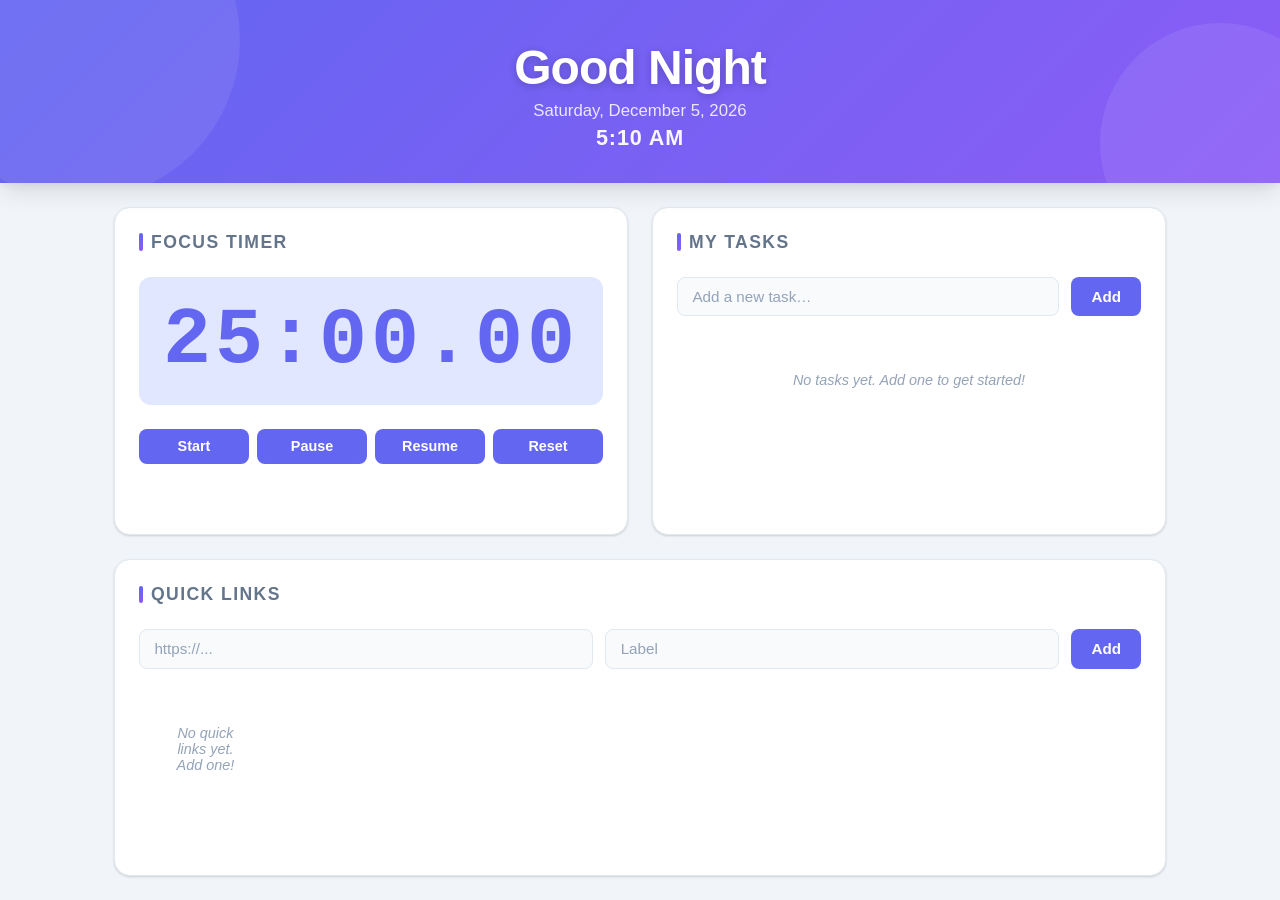
<file: index.html>
﻿<!DOCTYPE html>
<html lang="en">
<head>
    <meta charset="UTF-8">
    <meta name="viewport" content="width=device-width, initial-scale=1.0">
    <meta name="description" content="Premium TodoList Life Dashboard - An integrated productivity environment">
    <title>Life Dashboard</title>
    <link rel="stylesheet" href="css/styles.css">
</head>
<body>
    <div id="app">

        <!-- ── Greeting Header ─────────────────────── -->
        <header id="header">
            <div id="greeting-display">
                <h1>Good Morning</h1>
                <p class="date">Monday, January 1, 2024</p>
                <p class="time">9:00 AM</p>
            </div>
        </header>

        <!-- ── Notifications ──────────────────────── -->
        <div id="notification-area"></div>

        <!-- ── Main Grid ───────────────────────────── -->
        <div class="dashboard">

            <!-- Focus Timer -->
            <div class="card">
                <h2>Focus Timer</h2>
                <div id="timer-display">25:00.00</div>
                <div class="timer-controls">
                    <button id="timer-start">Start</button>
                    <button id="timer-pause">Pause</button>
                    <button id="timer-resume">Resume</button>
                    <button id="timer-reset">Reset</button>
                </div>
            </div>

            <!-- My Tasks -->
            <div class="card">
                <h2>My Tasks</h2>
                <form id="task-form" class="form-group">
                    <input
                        type="text"
                        id="task-input"
                        placeholder="Add a new task…"
                        autocomplete="off"
                    >
                    <button type="submit">Add</button>
                </form>
                <ul id="task-list"></ul>
            </div>

            <!-- Quick Links -->
            <div class="card">
                <h2>Quick Links</h2>
                <form id="link-form">
                    <input
                        type="text"
                        id="link-url"
                        placeholder="https://..."
                        autocomplete="off"
                    >
                    <input
                        type="text"
                        id="link-label"
                        placeholder="Label"
                        autocomplete="off"
                    >
                    <button type="submit">Add</button>
                </form>
                <div id="links-grid"></div>
            </div>

        </div><!-- /.dashboard -->
    </div><!-- /#app -->

    <script src="js/app.js"></script>
</body>
</html>
</file>
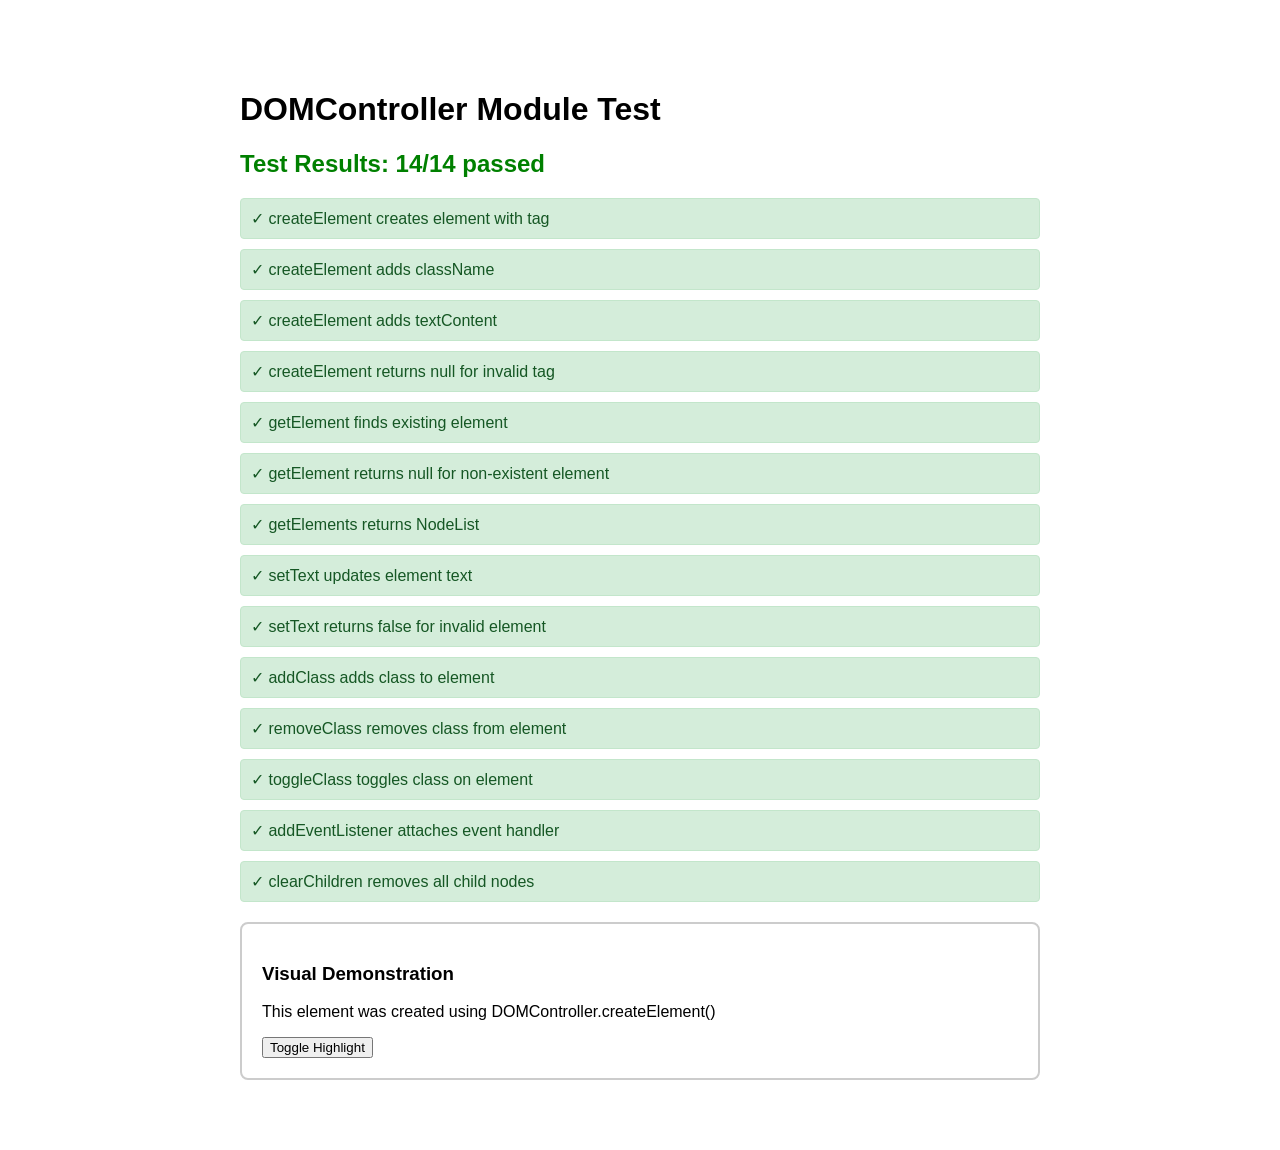
<file: test-domcontroller.html>
<!DOCTYPE html>
<html lang="en">
<head>
    <meta charset="UTF-8">
    <meta name="viewport" content="width=device-width, initial-scale=1.0">
    <title>DOMController Test</title>
    <style>
        body {
            font-family: Arial, sans-serif;
            max-width: 800px;
            margin: 50px auto;
            padding: 20px;
        }
        .test-result {
            padding: 10px;
            margin: 10px 0;
            border-radius: 4px;
        }
        .pass {
            background-color: #d4edda;
            color: #155724;
            border: 1px solid #c3e6cb;
        }
        .fail {
            background-color: #f8d7da;
            color: #721c24;
            border: 1px solid #f5c6cb;
        }
        #test-container {
            margin-top: 20px;
            padding: 20px;
            border: 2px solid #ccc;
            border-radius: 8px;
        }
        .highlight {
            background-color: yellow;
        }
    </style>
</head>
<body>
    <h1>DOMController Module Test</h1>
    <div id="results"></div>
    <div id="test-container"></div>

    <script src="js/app.js"></script>
    <script>
        // Test suite for DOMController
        const results = [];

        function test(name, fn) {
            try {
                const result = fn();
                results.push({ name, pass: result, error: null });
            } catch (error) {
                results.push({ name, pass: false, error: error.message });
            }
        }

        // Test createElement
        test('createElement creates element with tag', () => {
            const el = DOMController.createElement('div');
            return el !== null && el.tagName === 'DIV';
        });

        test('createElement adds className', () => {
            const el = DOMController.createElement('span', 'test-class');
            return el !== null && el.className === 'test-class';
        });

        test('createElement adds textContent', () => {
            const el = DOMController.createElement('p', null, 'Hello World');
            return el !== null && el.textContent === 'Hello World';
        });

        test('createElement returns null for invalid tag', () => {
            const el = DOMController.createElement(null);
            return el === null;
        });

        // Test getElement
        test('getElement finds existing element', () => {
            const el = DOMController.getElement('#test-container');
            return el !== null && el.id === 'test-container';
        });

        test('getElement returns null for non-existent element', () => {
            const el = DOMController.getElement('#does-not-exist');
            return el === null;
        });

        // Test getElements
        test('getElements returns NodeList', () => {
            const els = DOMController.getElements('div');
            return els.length > 0;
        });

        // Test setText
        test('setText updates element text', () => {
            const el = document.createElement('div');
            const success = DOMController.setText(el, 'New Text');
            return success && el.textContent === 'New Text';
        });

        test('setText returns false for invalid element', () => {
            return !DOMController.setText(null, 'text');
        });

        // Test addClass
        test('addClass adds class to element', () => {
            const el = document.createElement('div');
            const success = DOMController.addClass(el, 'new-class');
            return success && el.classList.contains('new-class');
        });

        // Test removeClass
        test('removeClass removes class from element', () => {
            const el = document.createElement('div');
            el.className = 'test-class';
            const success = DOMController.removeClass(el, 'test-class');
            return success && !el.classList.contains('test-class');
        });

        // Test toggleClass
        test('toggleClass toggles class on element', () => {
            const el = document.createElement('div');
            const added = DOMController.toggleClass(el, 'toggle-class');
            const hasClass = el.classList.contains('toggle-class');
            const removed = !DOMController.toggleClass(el, 'toggle-class');
            const noClass = !el.classList.contains('toggle-class');
            return added && hasClass && removed && noClass;
        });

        // Test addEventListener
        test('addEventListener attaches event handler', () => {
            const el = document.createElement('button');
            let clicked = false;
            const handler = () => { clicked = true; };
            const success = DOMController.addEventListener(el, 'click', handler);
            el.click();
            return success && clicked;
        });

        // Test clearChildren
        test('clearChildren removes all child nodes', () => {
            const el = document.createElement('div');
            el.appendChild(document.createElement('span'));
            el.appendChild(document.createElement('p'));
            const success = DOMController.clearChildren(el);
            return success && el.children.length === 0;
        });

        // Display results
        const resultsContainer = document.getElementById('results');
        const passed = results.filter(r => r.pass).length;
        const total = results.length;

        const summary = document.createElement('h2');
        summary.textContent = `Test Results: ${passed}/${total} passed`;
        summary.style.color = passed === total ? 'green' : 'red';
        resultsContainer.appendChild(summary);

        results.forEach(result => {
            const div = document.createElement('div');
            div.className = `test-result ${result.pass ? 'pass' : 'fail'}`;
            div.textContent = `${result.pass ? '✓' : '✗'} ${result.name}`;
            if (result.error) {
                div.textContent += ` - Error: ${result.error}`;
            }
            resultsContainer.appendChild(div);
        });

        // Visual demonstration
        const testContainer = document.getElementById('test-container');
        testContainer.innerHTML = '<h3>Visual Demonstration</h3>';
        
        const demoEl = DOMController.createElement('p', 'demo-paragraph', 'This element was created using DOMController.createElement()');
        testContainer.appendChild(demoEl);
        
        const button = DOMController.createElement('button', 'demo-button', 'Toggle Highlight');
        DOMController.addEventListener(button, 'click', () => {
            DOMController.toggleClass(demoEl, 'highlight');
        });
        testContainer.appendChild(button);
    </script>
</body>
</html>
</file>
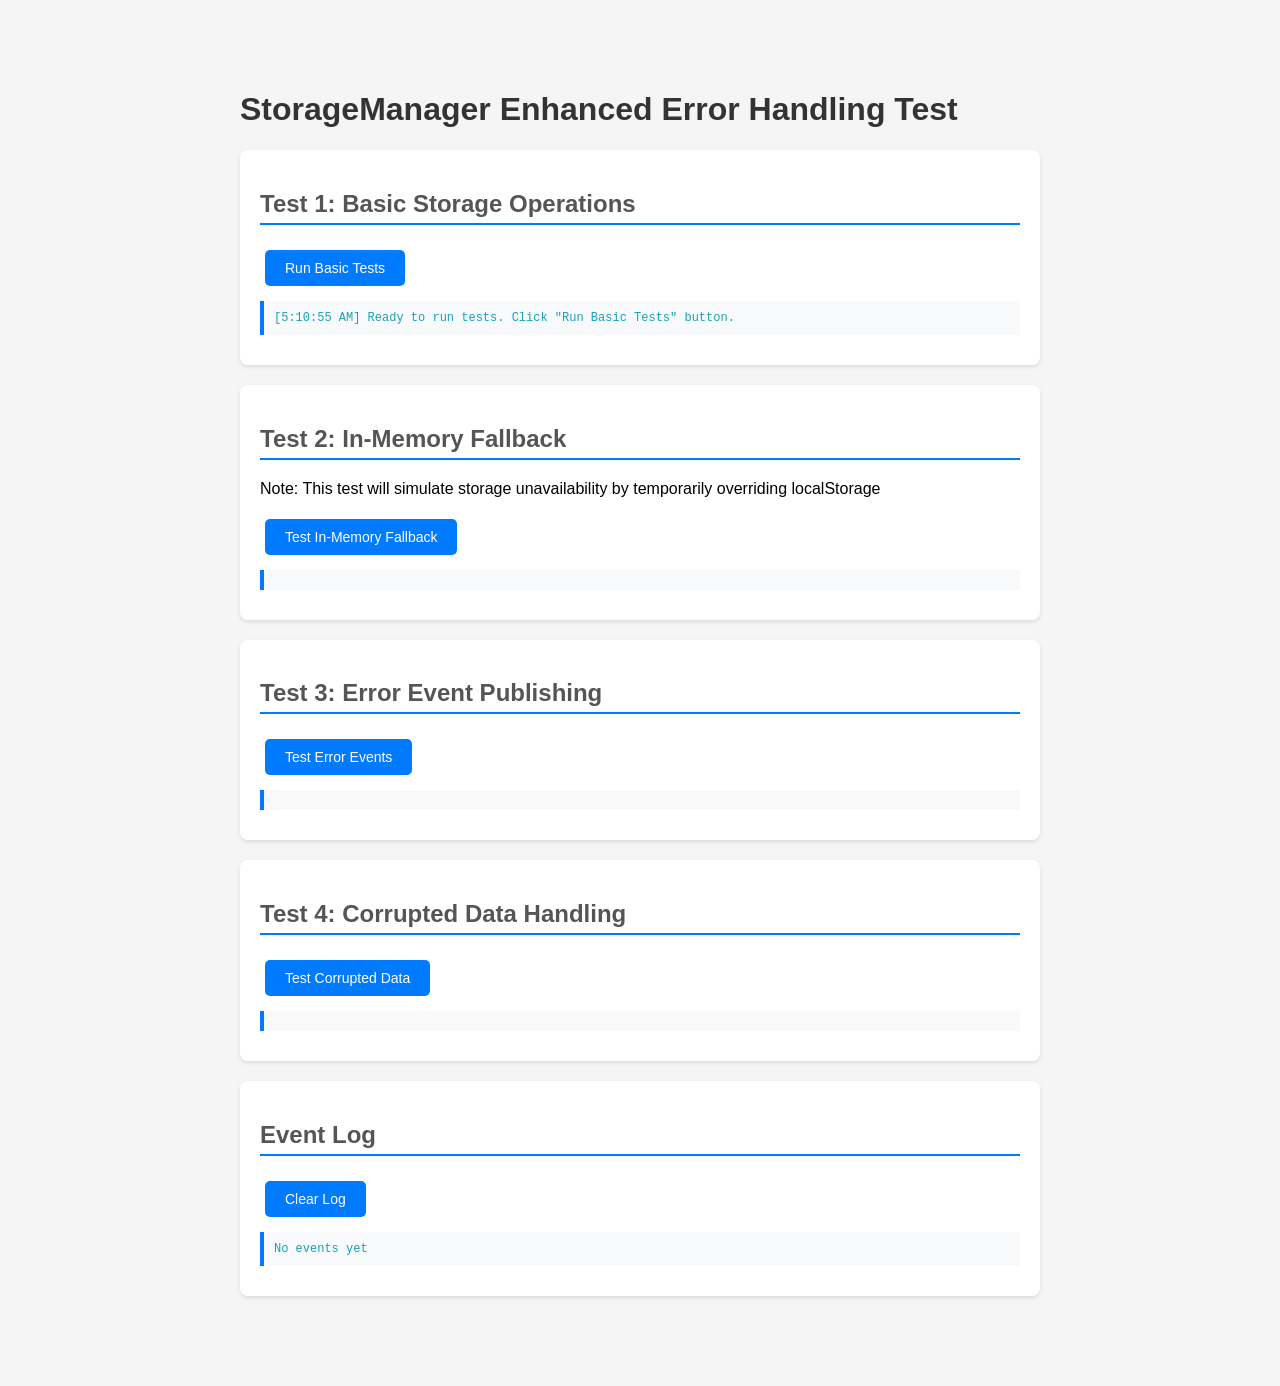
<file: test-storage-enhanced.html>
<!DOCTYPE html>
<html lang="en">
<head>
  <meta charset="UTF-8">
  <meta name="viewport" content="width=device-width, initial-scale=1.0">
  <title>StorageManager Enhanced Error Handling Test</title>
  <style>
    body {
      font-family: Arial, sans-serif;
      max-width: 800px;
      margin: 50px auto;
      padding: 20px;
      background-color: #f5f5f5;
    }
    .test-section {
      background: white;
      padding: 20px;
      margin: 20px 0;
      border-radius: 8px;
      box-shadow: 0 2px 4px rgba(0,0,0,0.1);
    }
    h1 {
      color: #333;
    }
    h2 {
      color: #555;
      border-bottom: 2px solid #007bff;
      padding-bottom: 5px;
    }
    button {
      background-color: #007bff;
      color: white;
      border: none;
      padding: 10px 20px;
      margin: 5px;
      border-radius: 5px;
      cursor: pointer;
      font-size: 14px;
    }
    button:hover {
      background-color: #0056b3;
    }
    .log {
      background: #f8f9fa;
      border-left: 4px solid #007bff;
      padding: 10px;
      margin: 10px 0;
      font-family: monospace;
      font-size: 12px;
      white-space: pre-wrap;
      word-wrap: break-word;
    }
    .success {
      color: #28a745;
      font-weight: bold;
    }
    .error {
      color: #dc3545;
      font-weight: bold;
    }
    .warning {
      color: #ffc107;
      font-weight: bold;
    }
    .info {
      color: #17a2b8;
    }
  </style>
</head>
<body>
  <h1>StorageManager Enhanced Error Handling Test</h1>
  
  <div class="test-section">
    <h2>Test 1: Basic Storage Operations</h2>
    <button onclick="testBasicOperations()">Run Basic Tests</button>
    <div id="test1-result" class="log"></div>
  </div>

  <div class="test-section">
    <h2>Test 2: In-Memory Fallback</h2>
    <p>Note: This test will simulate storage unavailability by temporarily overriding localStorage</p>
    <button onclick="testInMemoryFallback()">Test In-Memory Fallback</button>
    <div id="test2-result" class="log"></div>
  </div>

  <div class="test-section">
    <h2>Test 3: Error Event Publishing</h2>
    <button onclick="testErrorEvents()">Test Error Events</button>
    <div id="test3-result" class="log"></div>
  </div>

  <div class="test-section">
    <h2>Test 4: Corrupted Data Handling</h2>
    <button onclick="testCorruptedData()">Test Corrupted Data</button>
    <div id="test4-result" class="log"></div>
  </div>

  <div class="test-section">
    <h2>Event Log</h2>
    <button onclick="clearEventLog()">Clear Log</button>
    <div id="event-log" class="log"></div>
  </div>

  <script src="js/app.js"></script>
  <script>
    // Subscribe to all storage:error events
    let eventLogEntries = [];
    EventBus.subscribe('storage:error', function(data) {
      const timestamp = new Date().toLocaleTimeString();
      const logEntry = `[${timestamp}] storage:error: ${data.type} - ${data.message}`;
      eventLogEntries.push(logEntry);
      updateEventLog();
    });

    function updateEventLog() {
      const logDiv = document.getElementById('event-log');
      logDiv.innerHTML = eventLogEntries.join('\n') || '<span class="info">No events yet</span>';
    }

    function clearEventLog() {
      eventLogEntries = [];
      updateEventLog();
    }

    function log(elementId, message, type = 'info') {
      const logDiv = document.getElementById(elementId);
      const timestamp = new Date().toLocaleTimeString();
      const className = type === 'success' ? 'success' : type === 'error' ? 'error' : type === 'warning' ? 'warning' : 'info';
      logDiv.innerHTML += `<span class="${className}">[${timestamp}] ${message}</span>\n`;
    }

    function testBasicOperations() {
      const resultDiv = document.getElementById('test1-result');
      resultDiv.innerHTML = '';

      log('test1-result', 'Testing basic storage operations...', 'info');

      // Test storage availability
      const available = StorageManager.isAvailable();
      log('test1-result', `Storage available: ${available}`, available ? 'success' : 'warning');

      // Test saving and retrieving tasks
      const testTasks = [
        { id: 'task1', description: 'Test task 1', completed: false, timestamp: Date.now() },
        { id: 'task2', description: 'Test task 2', completed: true, timestamp: Date.now() }
      ];

      const saveResult = StorageManager.saveTasks(testTasks);
      log('test1-result', `Save tasks result: ${saveResult}`, saveResult ? 'success' : 'error');

      const retrievedTasks = StorageManager.getTasks();
      log('test1-result', `Retrieved ${retrievedTasks.length} tasks`, 'success');
      log('test1-result', JSON.stringify(retrievedTasks, null, 2), 'info');

      // Test saving and retrieving links
      const testLinks = [
        { id: 'link1', url: 'https://example.com', label: 'Example' }
      ];

      const saveLinkResult = StorageManager.saveLinks(testLinks);
      log('test1-result', `Save links result: ${saveLinkResult}`, saveLinkResult ? 'success' : 'error');

      const retrievedLinks = StorageManager.getLinks();
      log('test1-result', `Retrieved ${retrievedLinks.length} links`, 'success');
      log('test1-result', JSON.stringify(retrievedLinks, null, 2), 'info');
    }

    function testInMemoryFallback() {
      const resultDiv = document.getElementById('test2-result');
      resultDiv.innerHTML = '';

      log('test2-result', 'Testing in-memory fallback...', 'info');

      // Save original localStorage
      const originalLocalStorage = window.localStorage;
      
      try {
        // Simulate localStorage unavailability by deleting it
        delete window.localStorage;
        
        // Force StorageManager to re-check availability
        // Note: This is a bit hacky - in real scenario, storage unavailability 
        // would be detected on first use
        
        log('test2-result', 'localStorage temporarily disabled', 'warning');
        
        // Try to save tasks (should use in-memory fallback)
        const testTasks = [
          { id: 'mem-task1', description: 'Memory task 1', completed: false, timestamp: Date.now() }
        ];
        
        // Note: Since we cached the availability check, we need to work around it
        log('test2-result', 'In a real scenario with disabled localStorage:', 'info');
        log('test2-result', '- isAvailable() would return false', 'info');
        log('test2-result', '- saveTasks() would use in-memory storage', 'info');
        log('test2-result', '- getTasks() would return from in-memory storage', 'info');
        log('test2-result', '- Data would not persist between sessions', 'warning');
        
      } finally {
        // Restore localStorage
        window.localStorage = originalLocalStorage;
        log('test2-result', 'localStorage restored', 'success');
      }
    }

    function testErrorEvents() {
      const resultDiv = document.getElementById('test3-result');
      resultDiv.innerHTML = '';

      log('test3-result', 'Testing error event publishing...', 'info');
      log('test3-result', 'Check the Event Log section below for published events', 'info');

      // Test with invalid data
      log('test3-result', 'Attempting to save invalid data (not an array)...', 'info');
      const result1 = StorageManager.saveTasks({ invalid: 'data' });
      log('test3-result', `Save result: ${result1} (expected: false)`, result1 ? 'error' : 'success');

      // Test with valid data
      log('test3-result', 'Saving valid data...', 'info');
      const result2 = StorageManager.saveTasks([
        { id: 'event-task', description: 'Event test', completed: false, timestamp: Date.now() }
      ]);
      log('test3-result', `Save result: ${result2} (expected: true)`, result2 ? 'success' : 'error');
    }

    function testCorruptedData() {
      const resultDiv = document.getElementById('test4-result');
      resultDiv.innerHTML = '';

      log('test4-result', 'Testing corrupted data handling...', 'info');

      // Save some corrupted data directly to localStorage
      try {
        localStorage.setItem('todolist_tasks', '{"invalid": "json", no closing bracket');
        log('test4-result', 'Injected invalid JSON into localStorage', 'warning');

        // Try to retrieve - should handle gracefully
        const tasks = StorageManager.getTasks();
        log('test4-result', `Retrieved tasks: ${tasks.length} (should be 0)`, tasks.length === 0 ? 'success' : 'error');
        log('test4-result', 'Corrupted data handled gracefully', 'success');

      } catch (error) {
        log('test4-result', `Error: ${error.message}`, 'error');
      }

      // Test with invalid task structure
      try {
        localStorage.setItem('todolist_tasks', JSON.stringify([
          { id: 'valid-task', description: 'Valid', completed: false, timestamp: Date.now() },
          { invalid: 'task' }, // Missing required fields
          { id: 'another-valid', description: 'Also valid', completed: true, timestamp: Date.now() }
        ]));
        log('test4-result', 'Injected mixed valid/invalid tasks', 'warning');

        const tasks = StorageManager.getTasks();
        log('test4-result', `Retrieved ${tasks.length} valid tasks (should be 2)`, tasks.length === 2 ? 'success' : 'error');
        log('test4-result', 'Invalid tasks filtered out correctly', 'success');

      } catch (error) {
        log('test4-result', `Error: ${error.message}`, 'error');
      }
    }

    // Auto-run basic test on load
    window.addEventListener('DOMContentLoaded', function() {
      updateEventLog();
      log('test1-result', 'Ready to run tests. Click "Run Basic Tests" button.', 'info');
    });
  </script>
</body>
</html>
</file>
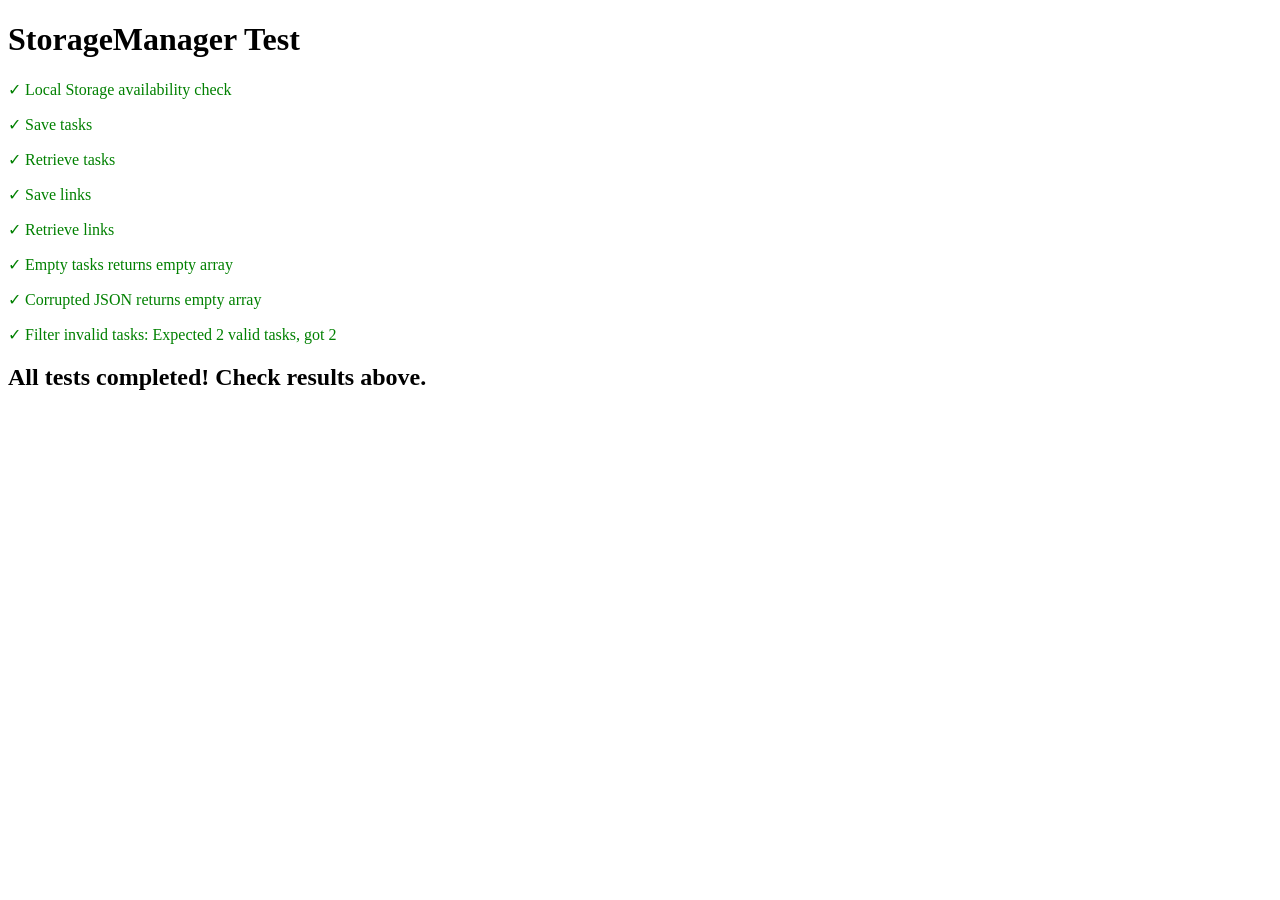
<file: test-storage.html>
<!DOCTYPE html>
<html lang="en">
<head>
  <meta charset="UTF-8">
  <meta name="viewport" content="width=device-width, initial-scale=1.0">
  <title>StorageManager Test</title>
</head>
<body>
  <h1>StorageManager Test</h1>
  <div id="results"></div>

  <script src="js/app.js"></script>
  <script>
    const resultsDiv = document.getElementById('results');
    
    function logResult(test, passed, details = '') {
      const p = document.createElement('p');
      p.style.color = passed ? 'green' : 'red';
      p.textContent = `${passed ? '✓' : '✗'} ${test}${details ? ': ' + details : ''}`;
      resultsDiv.appendChild(p);
    }

    // Test 1: Check if Local Storage is available
    const isAvail = StorageManager.isAvailable();
    logResult('Local Storage availability check', isAvail);

    // Test 2: Save and retrieve tasks
    const testTasks = [
      {
        id: 'task-1',
        description: 'Test task 1',
        completed: false,
        timestamp: Date.now()
      },
      {
        id: 'task-2',
        description: 'Test task 2',
        completed: true,
        timestamp: Date.now()
      }
    ];

    const savedTasks = StorageManager.saveTasks(testTasks);
    logResult('Save tasks', savedTasks);

    const retrievedTasks = StorageManager.getTasks();
    const tasksMatch = JSON.stringify(testTasks) === JSON.stringify(retrievedTasks);
    logResult('Retrieve tasks', tasksMatch, tasksMatch ? '' : 'Tasks do not match');

    // Test 3: Save and retrieve links
    const testLinks = [
      {
        id: 'link-1',
        url: 'https://example.com',
        label: 'Example Site'
      },
      {
        id: 'link-2',
        url: 'https://google.com',
        label: 'Google'
      }
    ];

    const savedLinks = StorageManager.saveLinks(testLinks);
    logResult('Save links', savedLinks);

    const retrievedLinks = StorageManager.getLinks();
    const linksMatch = JSON.stringify(testLinks) === JSON.stringify(retrievedLinks);
    logResult('Retrieve links', linksMatch, linksMatch ? '' : 'Links do not match');

    // Test 4: Handle empty storage
    localStorage.removeItem('todolist_tasks');
    const emptyTasks = StorageManager.getTasks();
    logResult('Empty tasks returns empty array', Array.isArray(emptyTasks) && emptyTasks.length === 0);

    // Test 5: Handle corrupted JSON
    localStorage.setItem('todolist_tasks', 'invalid json {]');
    const corruptedTasks = StorageManager.getTasks();
    logResult('Corrupted JSON returns empty array', Array.isArray(corruptedTasks) && corruptedTasks.length === 0);

    // Test 6: Filter invalid tasks
    const mixedTasks = [
      {
        id: 'valid-1',
        description: 'Valid task',
        completed: false,
        timestamp: Date.now()
      },
      {
        id: 'invalid-1',
        // missing description
        completed: false,
        timestamp: Date.now()
      },
      {
        id: 'valid-2',
        description: 'Another valid task',
        completed: true,
        timestamp: Date.now()
      }
    ];
    localStorage.setItem('todolist_tasks', JSON.stringify(mixedTasks));
    const filteredTasks = StorageManager.getTasks();
    logResult('Filter invalid tasks', filteredTasks.length === 2, `Expected 2 valid tasks, got ${filteredTasks.length}`);

    // Clean up
    localStorage.removeItem('todolist_tasks');
    localStorage.removeItem('todolist_links');

    // Summary
    const summary = document.createElement('h2');
    summary.textContent = 'All tests completed! Check results above.';
    resultsDiv.appendChild(summary);
  </script>
</body>
</html>
</file>
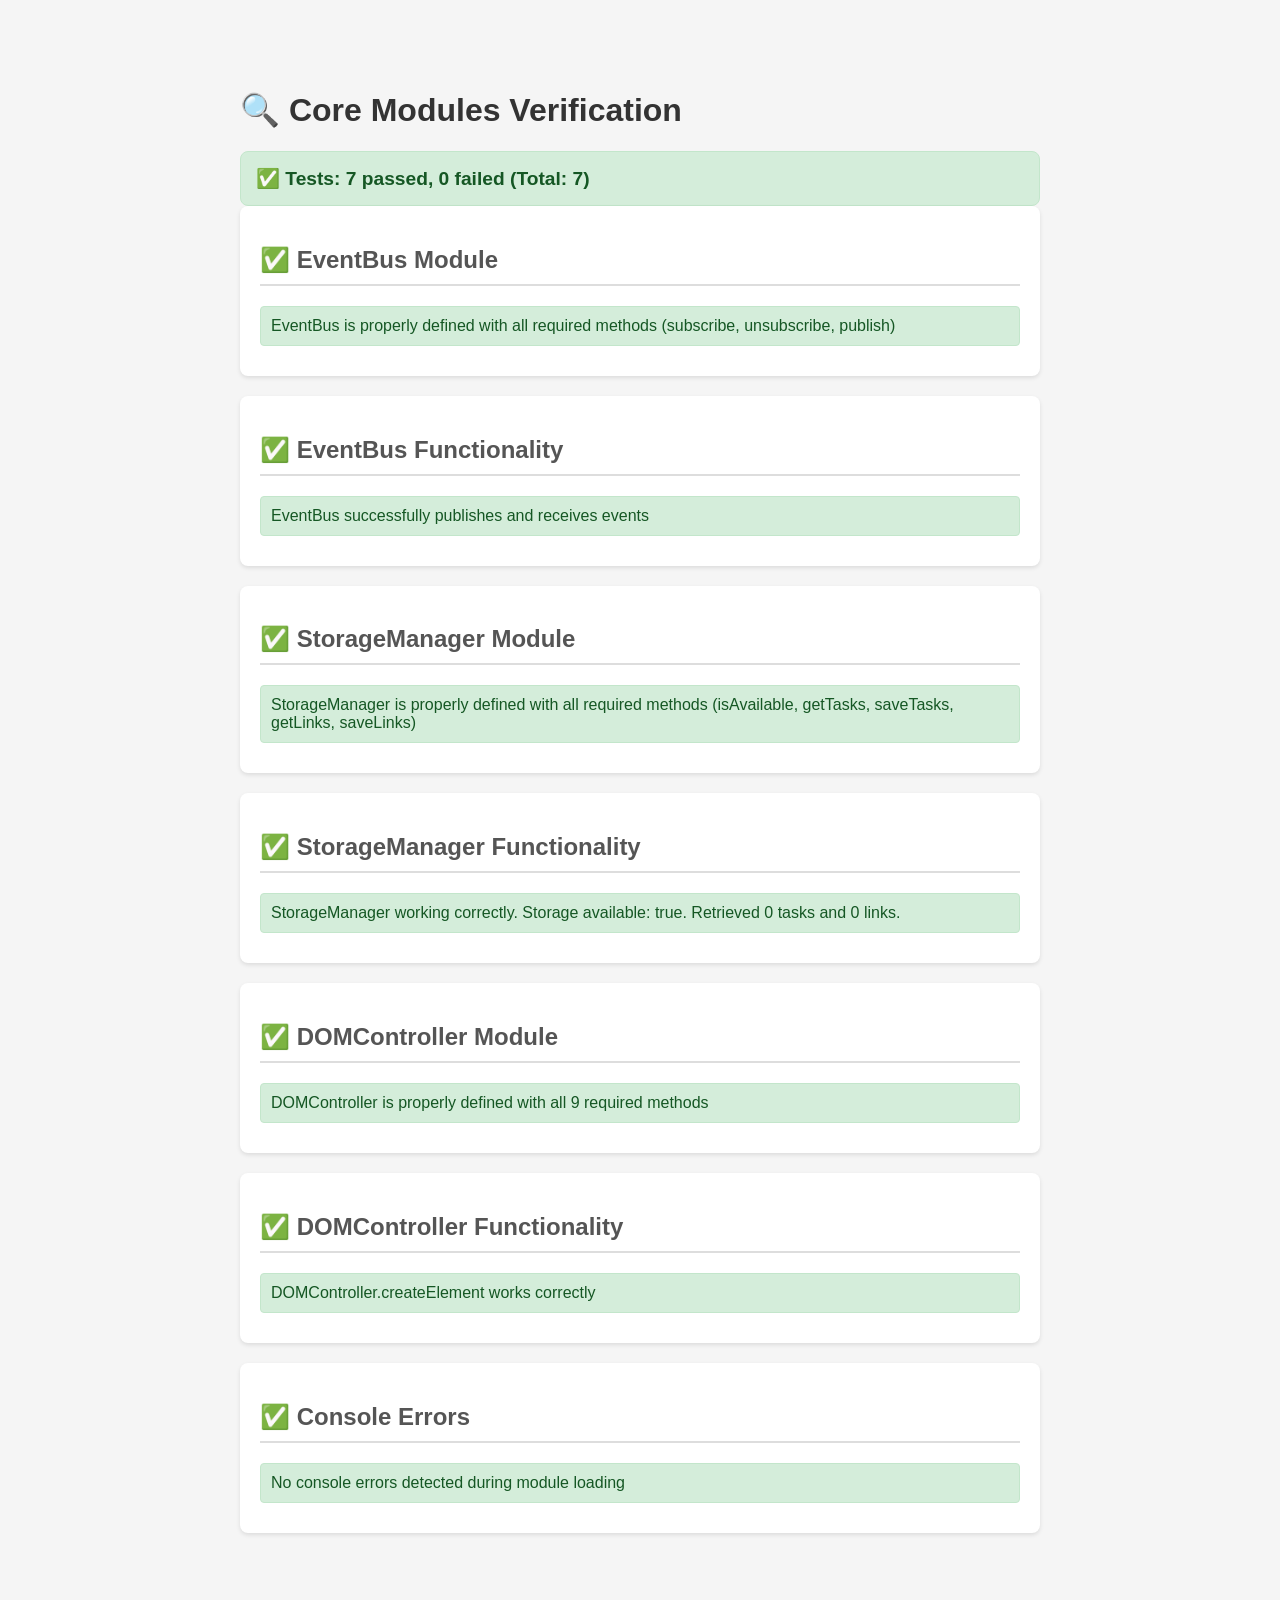
<file: verify-core-modules.html>
<!DOCTYPE html>
<html lang="en">
<head>
    <meta charset="UTF-8">
    <meta name="viewport" content="width=device-width, initial-scale=1.0">
    <title>Core Modules Verification</title>
    <style>
        body {
            font-family: Arial, sans-serif;
            max-width: 800px;
            margin: 50px auto;
            padding: 20px;
            background-color: #f5f5f5;
        }
        .test-section {
            background: white;
            padding: 20px;
            margin-bottom: 20px;
            border-radius: 8px;
            box-shadow: 0 2px 4px rgba(0,0,0,0.1);
        }
        h1 {
            color: #333;
        }
        h2 {
            color: #555;
            border-bottom: 2px solid #ddd;
            padding-bottom: 10px;
        }
        .result {
            padding: 10px;
            margin: 10px 0;
            border-radius: 4px;
        }
        .pass {
            background-color: #d4edda;
            color: #155724;
            border: 1px solid #c3e6cb;
        }
        .fail {
            background-color: #f8d7da;
            color: #721c24;
            border: 1px solid #f5c6cb;
        }
        .info {
            background-color: #d1ecf1;
            color: #0c5460;
            border: 1px solid #bee5eb;
        }
        pre {
            background: #f8f9fa;
            padding: 10px;
            border-radius: 4px;
            overflow-x: auto;
        }
        .summary {
            font-size: 1.2em;
            font-weight: bold;
            padding: 15px;
            margin-top: 20px;
            border-radius: 8px;
        }
    </style>
</head>
<body>
    <h1>🔍 Core Modules Verification</h1>
    
    <div id="results"></div>
    
    <script src="js/app.js"></script>
    <script>
        // Verification Test Suite
        const results = [];
        
        function addResult(testName, passed, message, details = null) {
            results.push({ testName, passed, message, details });
        }
        
        function displayResults() {
            const container = document.getElementById('results');
            let html = '';
            let passCount = 0;
            let failCount = 0;
            
            results.forEach(result => {
                const statusClass = result.passed ? 'pass' : 'fail';
                const icon = result.passed ? '✅' : '❌';
                
                if (result.passed) passCount++;
                else failCount++;
                
                html += `
                    <div class="test-section">
                        <h2>${icon} ${result.testName}</h2>
                        <div class="result ${statusClass}">
                            ${result.message}
                        </div>
                        ${result.details ? `<pre>${result.details}</pre>` : ''}
                    </div>
                `;
            });
            
            const allPassed = failCount === 0;
            const summaryClass = allPassed ? 'pass' : 'fail';
            const summaryIcon = allPassed ? '✅' : '❌';
            
            html = `
                <div class="summary ${summaryClass}">
                    ${summaryIcon} Tests: ${passCount} passed, ${failCount} failed (Total: ${results.length})
                </div>
            ` + html;
            
            container.innerHTML = html;
        }
        
        // Test 1: EventBus exists and has correct API
        try {
            if (typeof EventBus !== 'undefined') {
                if (typeof EventBus.subscribe === 'function' &&
                    typeof EventBus.unsubscribe === 'function' &&
                    typeof EventBus.publish === 'function') {
                    addResult(
                        'EventBus Module',
                        true,
                        'EventBus is properly defined with all required methods (subscribe, unsubscribe, publish)'
                    );
                } else {
                    addResult(
                        'EventBus Module',
                        false,
                        'EventBus is missing required methods',
                        `Available methods: ${Object.keys(EventBus).join(', ')}`
                    );
                }
            } else {
                addResult(
                    'EventBus Module',
                    false,
                    'EventBus is not defined in global scope'
                );
            }
        } catch (error) {
            addResult(
                'EventBus Module',
                false,
                'Error checking EventBus',
                error.toString()
            );
        }
        
        // Test 2: EventBus functionality
        try {
            let eventReceived = false;
            let eventData = null;
            
            const testHandler = (data) => {
                eventReceived = true;
                eventData = data;
            };
            
            EventBus.subscribe('test:event', testHandler);
            EventBus.publish('test:event', { test: 'data' });
            
            setTimeout(() => {
                if (eventReceived && eventData && eventData.test === 'data') {
                    addResult(
                        'EventBus Functionality',
                        true,
                        'EventBus successfully publishes and receives events'
                    );
                } else {
                    addResult(
                        'EventBus Functionality',
                        false,
                        'EventBus did not properly transmit event data',
                        `Expected: { test: 'data' }, Received: ${JSON.stringify(eventData)}`
                    );
                }
                
                // Continue with next tests
                testStorageManager();
            }, 10);
        } catch (error) {
            addResult(
                'EventBus Functionality',
                false,
                'Error testing EventBus functionality',
                error.toString()
            );
            testStorageManager();
        }
        
        // Test 3: StorageManager exists and has correct API
        function testStorageManager() {
            try {
                if (typeof StorageManager !== 'undefined') {
                    if (typeof StorageManager.isAvailable === 'function' &&
                        typeof StorageManager.getTasks === 'function' &&
                        typeof StorageManager.saveTasks === 'function' &&
                        typeof StorageManager.getLinks === 'function' &&
                        typeof StorageManager.saveLinks === 'function') {
                        addResult(
                            'StorageManager Module',
                            true,
                            'StorageManager is properly defined with all required methods (isAvailable, getTasks, saveTasks, getLinks, saveLinks)'
                        );
                    } else {
                        addResult(
                            'StorageManager Module',
                            false,
                            'StorageManager is missing required methods',
                            `Available methods: ${Object.keys(StorageManager).join(', ')}`
                        );
                    }
                } else {
                    addResult(
                        'StorageManager Module',
                        false,
                        'StorageManager is not defined in global scope'
                    );
                }
            } catch (error) {
                addResult(
                    'StorageManager Module',
                    false,
                    'Error checking StorageManager',
                    error.toString()
                );
            }
            
            // Test 4: StorageManager functionality
            try {
                const isAvailable = StorageManager.isAvailable();
                const tasks = StorageManager.getTasks();
                const links = StorageManager.getLinks();
                
                if (Array.isArray(tasks) && Array.isArray(links)) {
                    addResult(
                        'StorageManager Functionality',
                        true,
                        `StorageManager working correctly. Storage available: ${isAvailable}. Retrieved ${tasks.length} tasks and ${links.length} links.`
                    );
                } else {
                    addResult(
                        'StorageManager Functionality',
                        false,
                        'StorageManager methods did not return arrays',
                        `getTasks returned: ${typeof tasks}, getLinks returned: ${typeof links}`
                    );
                }
            } catch (error) {
                addResult(
                    'StorageManager Functionality',
                    false,
                    'Error testing StorageManager functionality',
                    error.toString()
                );
            }
            
            testDOMController();
        }
        
        // Test 5: DOMController exists and has correct API
        function testDOMController() {
            try {
                if (typeof DOMController !== 'undefined') {
                    const requiredMethods = [
                        'createElement',
                        'getElement',
                        'getElements',
                        'setText',
                        'addClass',
                        'removeClass',
                        'toggleClass',
                        'addEventListener',
                        'clearChildren'
                    ];
                    
                    const missingMethods = requiredMethods.filter(method => 
                        typeof DOMController[method] !== 'function'
                    );
                    
                    if (missingMethods.length === 0) {
                        addResult(
                            'DOMController Module',
                            true,
                            `DOMController is properly defined with all ${requiredMethods.length} required methods`
                        );
                    } else {
                        addResult(
                            'DOMController Module',
                            false,
                            'DOMController is missing required methods',
                            `Missing: ${missingMethods.join(', ')}`
                        );
                    }
                } else {
                    addResult(
                        'DOMController Module',
                        false,
                        'DOMController is not defined in global scope'
                    );
                }
            } catch (error) {
                addResult(
                    'DOMController Module',
                    false,
                    'Error checking DOMController',
                    error.toString()
                );
            }
            
            // Test 6: DOMController functionality
            try {
                const testElement = DOMController.createElement('div', 'test-class', 'Test Content');
                
                if (testElement && 
                    testElement.tagName === 'DIV' && 
                    testElement.className === 'test-class' &&
                    testElement.textContent === 'Test Content') {
                    addResult(
                        'DOMController Functionality',
                        true,
                        'DOMController.createElement works correctly'
                    );
                } else {
                    addResult(
                        'DOMController Functionality',
                        false,
                        'DOMController.createElement did not create element correctly',
                        `Element: ${testElement ? testElement.outerHTML : 'null'}`
                    );
                }
            } catch (error) {
                addResult(
                    'DOMController Functionality',
                    false,
                    'Error testing DOMController functionality',
                    error.toString()
                );
            }
            
            // Test 7: Console errors check
            const consoleErrors = [];
            const originalError = console.error;
            console.error = function(...args) {
                consoleErrors.push(args.join(' '));
                originalError.apply(console, args);
            };
            
            // Wait a bit to see if any errors appear
            setTimeout(() => {
                console.error = originalError;
                
                if (consoleErrors.length === 0) {
                    addResult(
                        'Console Errors',
                        true,
                        'No console errors detected during module loading'
                    );
                } else {
                    addResult(
                        'Console Errors',
                        false,
                        `${consoleErrors.length} console error(s) detected`,
                        consoleErrors.join('\n')
                    );
                }
                
                displayResults();
            }, 100);
        }
    </script>
</body>
</html>
</file>
<file: css/styles.css>
﻿/* ============================================================
   Premium TodoList Life Dashboard — Stylesheet
   ============================================================ */

:root {
  /* Brand */
  --primary:        #6366f1;
  --primary-dark:   #4f46e5;
  --primary-light:  #e0e7ff;
  --secondary:      #8b5cf6;
  --success:        #10b981;
  --warning:        #f59e0b;
  --danger:         #ef4444;
  --danger-dark:    #dc2626;

  /* Surfaces */
  --bg:             #f1f5f9;
  --surface:        #ffffff;
  --surface-alt:    #f8fafc;
  --border:         #e2e8f0;

  /* Text */
  --text:           #1e293b;
  --text-muted:     #64748b;
  --text-subtle:    #94a3b8;

  /* Shadows */
  --shadow-sm:  0 1px 2px rgba(0,0,0,.06), 0 1px 3px rgba(0,0,0,.1);
  --shadow-md:  0 4px 6px -1px rgba(0,0,0,.1), 0 2px 4px -1px rgba(0,0,0,.06);
  --shadow-lg:  0 10px 24px -3px rgba(0,0,0,.12), 0 4px 8px -2px rgba(0,0,0,.06);
  --shadow-xl:  0 20px 40px -4px rgba(0,0,0,.15);

  /* Spacing */
  --gap:    1.5rem;
  --gap-sm: 0.75rem;
  --gap-xs: 0.5rem;

  /* Shape */
  --radius:    0.75rem;
  --radius-sm: 0.5rem;
  --radius-lg: 1rem;
  --radius-xl: 1.25rem;

  /* Motion */
  --ease: cubic-bezier(.4,0,.2,1);
  --dur:  200ms;
}

/* ── Reset ─────────────────────────────────────────────────── */
*, *::before, *::after { margin: 0; padding: 0; box-sizing: border-box; }

html {
  font-size: 16px;
  -webkit-font-smoothing: antialiased;
  -moz-osx-font-smoothing: grayscale;
}

body {
  font-family: -apple-system, BlinkMacSystemFont, 'Segoe UI', Roboto,
               Oxygen, Ubuntu, Cantarell, sans-serif;
  background: var(--bg);
  color: var(--text);
  min-height: 100vh;
  display: flex;
  flex-direction: column;
}

/* ── App shell ─────────────────────────────────────────────── */
#app {
  flex: 1;
  display: flex;
  flex-direction: column;
}

/* ── Header / Greeting banner ──────────────────────────────── */
#header {
  background: linear-gradient(135deg, var(--primary) 0%, var(--secondary) 100%);
  color: #fff;
  padding: 2.5rem var(--gap) 2rem;
  text-align: center;
  box-shadow: var(--shadow-lg);
  position: relative;
  overflow: hidden;
}

/* decorative circles */
#header::before,
#header::after {
  content: '';
  position: absolute;
  border-radius: 50%;
  background: rgba(255,255,255,.08);
  pointer-events: none;
}
#header::before { width: 320px; height: 320px; top: -120px; left: -80px; }
#header::after  { width: 240px; height: 240px; bottom: -80px; right: -60px; }

#greeting-display { position: relative; z-index: 1; }

#greeting-display h1 {
  font-size: clamp(2rem, 5vw, 3rem);
  font-weight: 800;
  letter-spacing: -0.02em;
  color: #fff;
  margin-bottom: 0.4rem;
  text-shadow: 0 2px 8px rgba(0,0,0,.2);
}

#greeting-display .date {
  font-size: 1.05rem;
  color: rgba(255,255,255,.85);
  font-weight: 400;
  margin-bottom: 0.2rem;
}

#greeting-display .time {
  font-size: 1.35rem;
  font-weight: 600;
  color: rgba(255,255,255,.95);
  letter-spacing: 0.04em;
}

/* ── Main dashboard grid ───────────────────────────────────── */
.dashboard {
  display: grid;
  grid-template-columns: 1fr 1fr;      /* Timer | Tasks */
  grid-template-rows: auto auto;
  gap: var(--gap);
  padding: var(--gap);
  max-width: 1100px;
  margin: 0 auto;
  width: 100%;
  flex: 1;
}

/* Quick Links: full-width bottom row */
.dashboard .card:nth-child(3) {
  grid-column: 1 / -1;
}

/* ── Card base ─────────────────────────────────────────────── */
.card {
  background: var(--surface);
  border-radius: var(--radius-lg);
  padding: var(--gap);
  box-shadow: var(--shadow-sm);
  border: 1px solid var(--border);
  transition: box-shadow var(--dur) var(--ease),
              transform  var(--dur) var(--ease);
  display: flex;
  flex-direction: column;
}

.card:hover {
  box-shadow: var(--shadow-md);
  transform: translateY(-2px);
}

.card h2 {
  font-size: 1.1rem;
  font-weight: 700;
  text-transform: uppercase;
  letter-spacing: 0.08em;
  color: var(--text-muted);
  margin-bottom: var(--gap);
  display: flex;
  align-items: center;
  gap: 0.5rem;
}

/* subtle left accent on card headings */
.card h2::before {
  content: '';
  display: inline-block;
  width: 4px;
  height: 1em;
  background: linear-gradient(to bottom, var(--primary), var(--secondary));
  border-radius: 2px;
}

/* ── Focus Timer ───────────────────────────────────────────── */
#timer-display {
  font-size: clamp(3.5rem, 8vw, 5rem);
  font-weight: 800;
  color: var(--primary);
  text-align: center;
  font-family: 'SF Mono', 'Monaco', 'Inconsolata', 'Courier New', monospace;
  letter-spacing: 0.05em;
  line-height: 1;
  padding: var(--gap) 0;
  background: var(--primary-light);
  border-radius: var(--radius);
  flex-shrink: 0;
}

.timer-controls {
  display: grid;
  grid-template-columns: repeat(4, 1fr);
  gap: var(--gap-xs);
  margin-top: var(--gap);
}

.timer-controls button {
  padding: 0.6rem 0;
  font-size: 0.9rem;
  border-radius: var(--radius-sm);
}

/* ── Forms ─────────────────────────────────────────────────── */
.form-group {
  display: flex;
  gap: var(--gap-sm);
  align-items: stretch;
  flex-shrink: 0;
}

.form-group input[type="text"] {
  flex: 1;
  min-width: 0;
}

input[type="text"],
input[type="url"] {
  padding: 0.65rem 0.9rem;
  border: 1.5px solid var(--border);
  border-radius: var(--radius-sm);
  font-size: 0.95rem;
  color: var(--text);
  background: var(--surface-alt);
  transition: border-color var(--dur) var(--ease),
              box-shadow    var(--dur) var(--ease);
  width: 100%;
}

input[type="text"]:focus,
input[type="url"]:focus {
  outline: none;
  border-color: var(--primary);
  box-shadow: 0 0 0 3px rgba(99,102,241,.15);
  background: var(--surface);
}

input::placeholder { color: var(--text-subtle); }

/* ── Buttons ───────────────────────────────────────────────── */
button {
  padding: 0.65rem 1.25rem;
  background: var(--primary);
  color: #fff;
  border: none;
  border-radius: var(--radius-sm);
  font-size: 0.95rem;
  font-weight: 600;
  cursor: pointer;
  transition: background var(--dur) var(--ease),
              transform  var(--dur) var(--ease),
              box-shadow var(--dur) var(--ease);
  white-space: nowrap;
  flex-shrink: 0;
}

button:hover {
  background: var(--primary-dark);
  box-shadow: 0 4px 12px rgba(99,102,241,.35);
  transform: translateY(-1px);
}

button:active {
  transform: translateY(0) scale(0.98);
  box-shadow: none;
}

/* delete buttons */
.task-delete {
  padding: 0.35rem 0.6rem;
  background: transparent;
  color: var(--text-subtle);
  font-size: 1rem;
  border-radius: var(--radius-sm);
  line-height: 1;
  box-shadow: none;
  margin-left: auto;
  flex-shrink: 0;
}

.task-delete:hover {
  background: #fee2e2;
  color: var(--danger);
  box-shadow: none;
  transform: none;
}

/* ── Task List ─────────────────────────────────────────────── */
#task-list {
  list-style: none;
  margin-top: var(--gap);
  display: flex;
  flex-direction: column;
  gap: var(--gap-xs);
  overflow-y: auto;
  flex: 1;
}

.task-item {
  display: flex;
  align-items: center;
  gap: 0.75rem;
  padding: 0.75rem 0.9rem;
  background: var(--surface-alt);
  border-radius: var(--radius-sm);
  border: 1px solid var(--border);
  border-left: 3px solid var(--primary);
  transition: background var(--dur) var(--ease),
              border-color var(--dur) var(--ease),
              opacity var(--dur) var(--ease);
}

.task-item:hover { background: #f0f4ff; }

.task-item.task-completed {
  border-left-color: var(--success);
  opacity: 0.55;
}

.task-item.task-completed .task-description {
  text-decoration: line-through;
  color: var(--text-muted);
}

.task-checkbox {
  width: 1.1rem;
  height: 1.1rem;
  cursor: pointer;
  accent-color: var(--primary);
  flex-shrink: 0;
}

.task-description {
  flex: 1;
  font-size: 0.95rem;
  line-height: 1.4;
  min-width: 0;
  word-break: break-word;
}

/* ── Empty state ───────────────────────────────────────────── */
.empty-message {
  text-align: center;
  color: var(--text-subtle);
  padding: 2rem var(--gap);
  font-style: italic;
  font-size: 0.9rem;
}

/* ── Quick Links grid ──────────────────────────────────────── */
#links-grid {
  display: grid;
  grid-template-columns: repeat(auto-fill, minmax(130px, 1fr));
  gap: var(--gap-sm);
  margin-top: var(--gap);
}

.link-item {
  position: relative;
  border-radius: var(--radius);
  overflow: hidden;
  background: var(--surface);
  border: 1px solid var(--border);
  box-shadow: var(--shadow-sm);
  transition: transform var(--dur) var(--ease),
              box-shadow var(--dur) var(--ease);
}

.link-item:hover {
  transform: translateY(-3px) scale(1.02);
  box-shadow: var(--shadow-md);
}

.link-box {
  display: flex;
  flex-direction: column;
  align-items: center;
  justify-content: center;
  gap: 0.5rem;
  height: 100px;
  padding: 0.85rem 0.75rem 0.75rem;
  text-decoration: none;
  color: var(--text);
  transition: background var(--dur) var(--ease);
}

.link-box:hover { background: var(--surface-alt); }

/* favicon container */
.link-favicon-wrap {
  width: 40px;
  height: 40px;
  border-radius: var(--radius-sm);
  overflow: hidden;
  display: flex;
  align-items: center;
  justify-content: center;
  background: linear-gradient(135deg, var(--primary) 0%, var(--secondary) 100%);
  flex-shrink: 0;
}

.link-favicon {
  width: 32px;
  height: 32px;
  object-fit: contain;
  /* white icon bg so transparent favicons look clean */
  background: #fff;
  border-radius: 4px;
}

.link-favicon-fallback {
  width: 32px;
  height: 32px;
  display: flex;
  align-items: center;
  justify-content: center;
  font-size: 1.1rem;
  font-weight: 800;
  color: #fff;
  text-transform: uppercase;
}

.link-label {
  word-break: break-word;
  font-size: 0.8rem;
  font-weight: 600;
  color: var(--text);
  text-align: center;
  line-height: 1.3;
  max-width: 100%;
  overflow: hidden;
  display: -webkit-box;
  -webkit-line-clamp: 2;
  -webkit-box-orient: vertical;
}

.link-delete {
  position: absolute;
  top: 5px;
  right: 5px;
  width: 22px;
  height: 22px;
  padding: 0;
  background: rgba(0,0,0,.45);
  color: #fff;
  font-size: 0.85rem;
  border-radius: 50%;
  display: none;
  align-items: center;
  justify-content: center;
  box-shadow: none;
  margin: 0;
}

.link-delete:hover {
  background: var(--danger);
  transform: none;
  box-shadow: none;
}

.link-item:hover .link-delete {
  display: flex;
}

/* ── Notifications ─────────────────────────────────────────── */
#notification-area {
  position: fixed;
  top: 1.25rem;
  right: 1.25rem;
  z-index: 9999;
  max-width: 360px;
  display: flex;
  flex-direction: column;
  gap: 0.5rem;
  pointer-events: none;
}

.notification {
  padding: 0.85rem 1.25rem;
  border-radius: var(--radius);
  box-shadow: var(--shadow-lg);
  font-size: 0.9rem;
  font-weight: 500;
  pointer-events: all;
  animation: slideIn 0.25s var(--ease);
}

.notification-success { background: var(--success);  color: #fff; }
.notification-error   { background: var(--danger);   color: #fff; }
.notification-warning { background: var(--warning);  color: #fff; }
.notification-info    { background: var(--primary);  color: #fff; }

@keyframes slideIn {
  from { transform: translateX(120%); opacity: 0; }
  to   { transform: translateX(0);   opacity: 1; }
}

/* ── Quick Links form — 3-input row ────────────────────────── */
#link-form {
  display: grid;
  grid-template-columns: 1fr 1fr auto;
  gap: var(--gap-sm);
  align-items: center;
}

#link-form button { height: 100%; }

/* ── Responsive ────────────────────────────────────────────── */

/* Tablet — keep 2 cols but shrink max-width */
@media (max-width: 900px) {
  .dashboard { max-width: 100%; }
}

/* Mobile — single column */
@media (max-width: 640px) {
  #header { padding: 2rem 1.25rem 1.5rem; }

  #greeting-display h1 { font-size: 2rem; }

  .dashboard {
    grid-template-columns: 1fr;
    padding: 1rem;
    gap: 1rem;
  }

  .dashboard .card:nth-child(3) { grid-column: 1; }

  .timer-controls { grid-template-columns: repeat(2, 1fr); }

  #link-form {
    grid-template-columns: 1fr;
  }

  #notification-area {
    left: 1rem;
    right: 1rem;
    max-width: none;
  }
}

/* ── Print ─────────────────────────────────────────────────── */
@media print {
  body { background: #fff; }
  .card { box-shadow: none; border: 1px solid var(--border); break-inside: avoid; }
  #header { box-shadow: none; }
}
</file>
